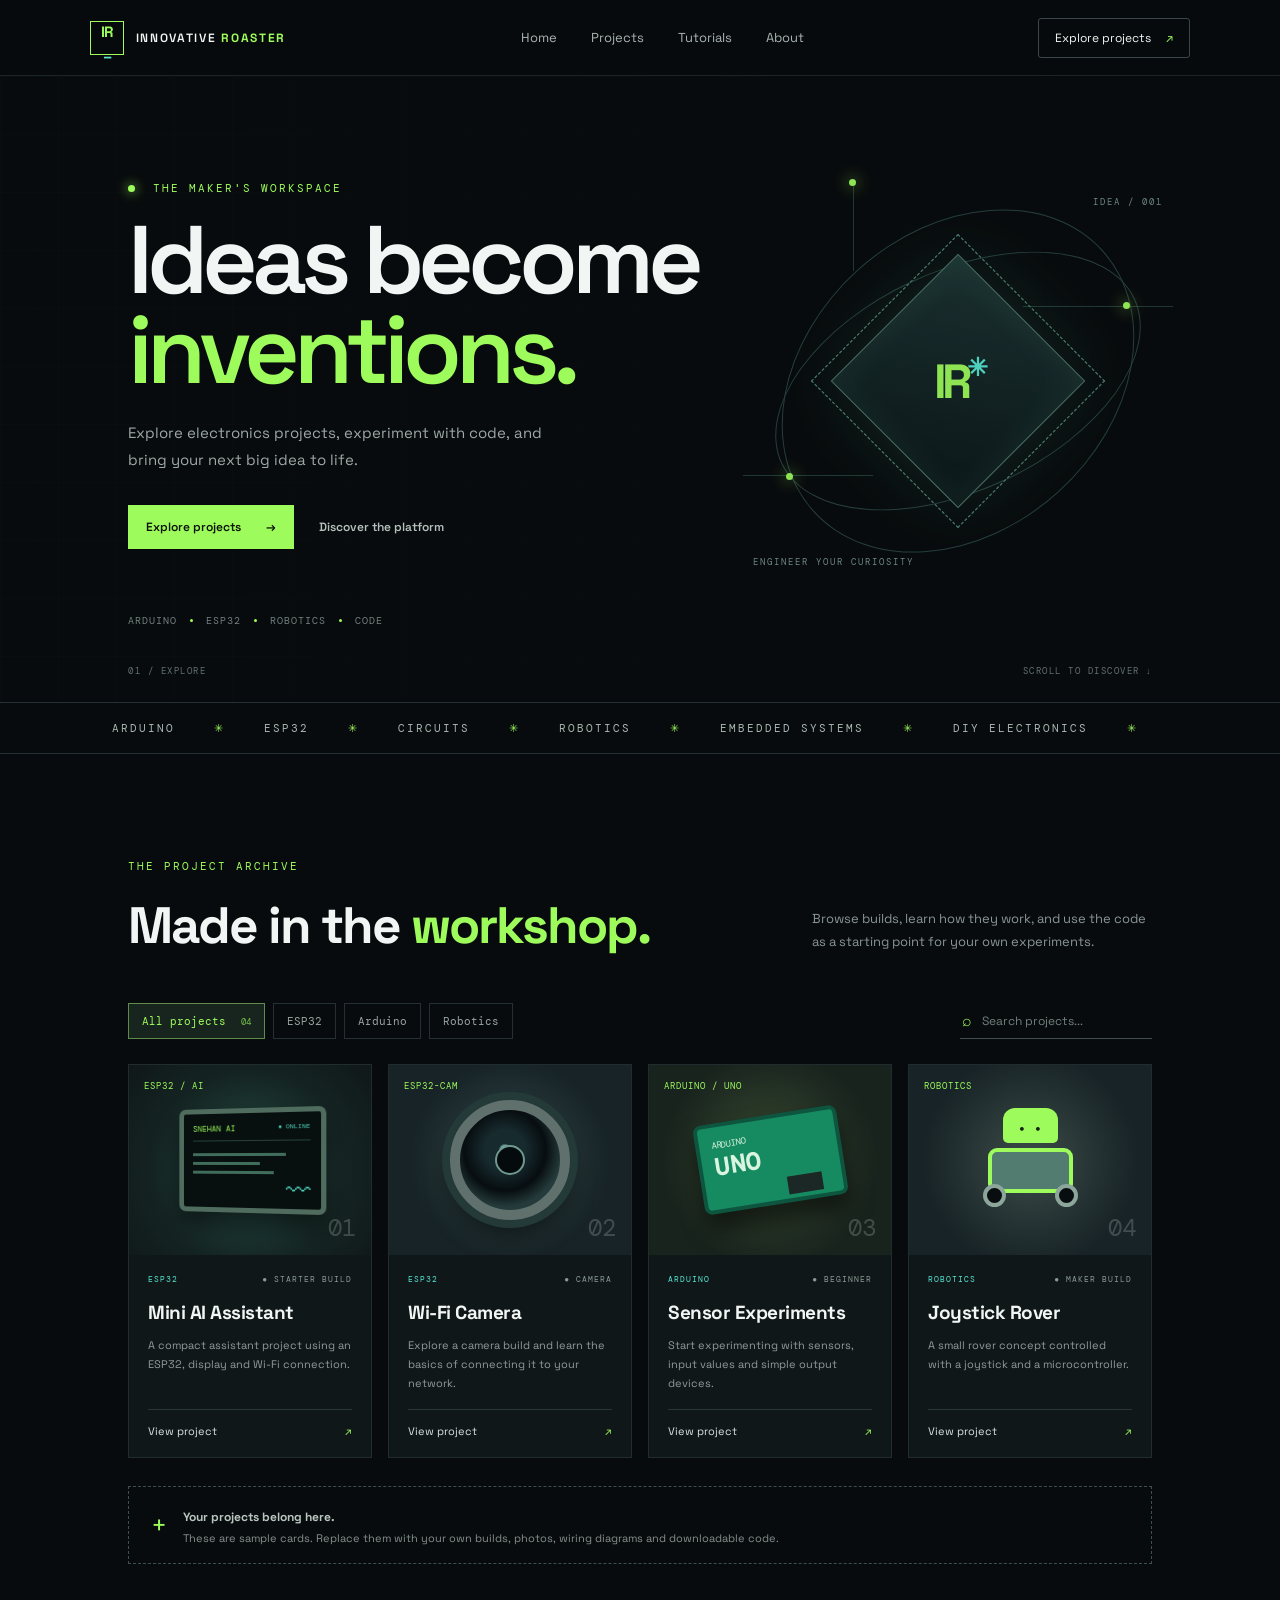
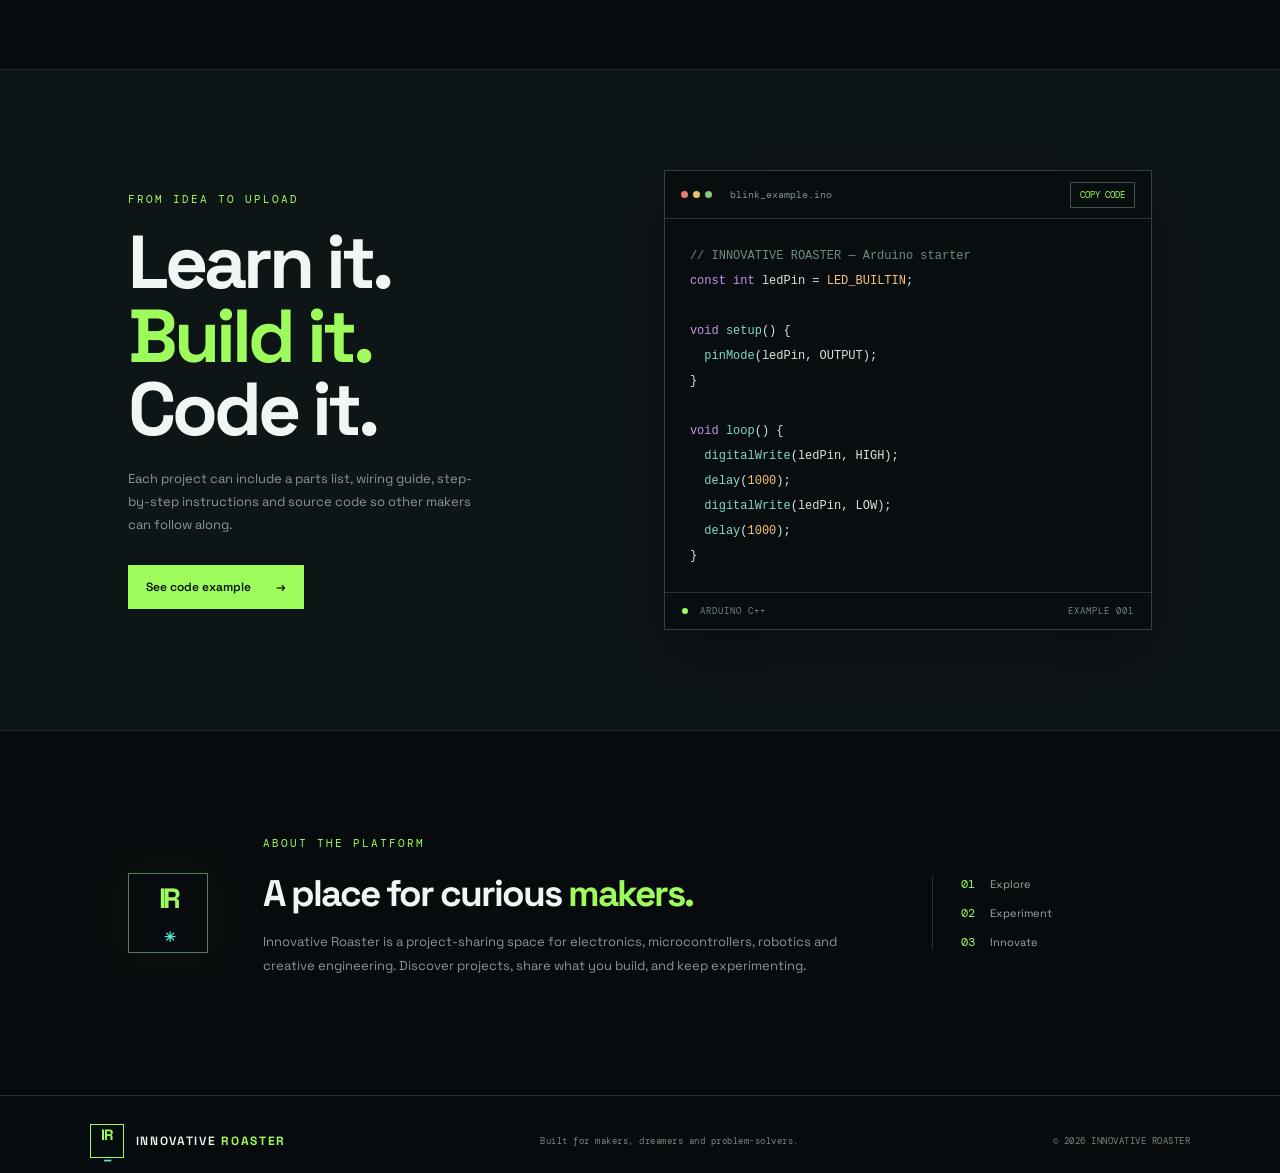
<file: index.html>
<!DOCTYPE html>
<html lang="en">
<head>
  <meta charset="UTF-8">
  <meta name="viewport" content="width=device-width, initial-scale=1.0">
  <meta name="description" content="Innovative Roaster — explore electronics, Arduino, ESP32, robotics and maker projects.">
  <title>Innovative Roaster | Build. Code. Innovate.</title>
  <link rel="stylesheet" href="style.css">
</head>
<body>
  <header class="site-header">
    <a class="brand" href="#home" aria-label="Innovative Roaster home">
      <span class="brand-mark">IR<span>_</span></span>
      <span>INNOVATIVE <b>ROASTER</b></span>
    </a>
    <button class="menu-toggle" id="menuToggle" aria-label="Toggle navigation" aria-expanded="false">☰</button>
    <nav id="mainNav">
      <a href="#home">Home</a>
      <a href="#projects">Projects</a>
      <a href="#tutorials">Tutorials</a>
      <a href="#about">About</a>
    </nav>
    <a class="header-cta" href="#projects">Explore projects <span>↗</span></a>
  </header>

  <main>
    <section class="hero" id="home">
      <div class="hero-grid"></div>
      <div class="hero-content">
        <div class="eyebrow"><span class="live-dot"></span> THE MAKER'S WORKSPACE</div>
        <h1>Ideas become<br><span>inventions.</span></h1>
        <p class="hero-copy">Explore electronics projects, experiment with code, and bring your next big idea to life.</p>
        <div class="hero-actions">
          <a class="button button-primary" href="#projects">Explore projects <span>→</span></a>
          <a class="button button-quiet" href="#about">Discover the platform</a>
        </div>
        <div class="hero-meta"><span>ARDUINO</span><i></i><span>ESP32</span><i></i><span>ROBOTICS</span><i></i><span>CODE</span></div>
      </div>
      <div class="hero-art" aria-label="Decorative circuit board illustration">
        <div class="orbit orbit-one"></div><div class="orbit orbit-two"></div>
        <div class="chip"><div class="chip-inner">IR<span>✳</span></div></div>
        <div class="circuit c1"></div><div class="circuit c2"></div><div class="circuit c3"></div>
        <span class="node n1"></span><span class="node n2"></span><span class="node n3"></span>
        <div class="art-label label-top">IDEA / 001</div>
        <div class="art-label label-bottom">ENGINEER YOUR CURIOSITY</div>
      </div>
      <div class="hero-bottom"><span>01 / EXPLORE</span><span>SCROLL TO DISCOVER ↓</span></div>
    </section>

    <section class="ticker" aria-label="Topics">
      <div>ARDUINO <span>✳</span> ESP32 <span>✳</span> CIRCUITS <span>✳</span> ROBOTICS <span>✳</span> EMBEDDED SYSTEMS <span>✳</span> DIY ELECTRONICS <span>✳</span></div>
    </section>

    <section class="section projects-section" id="projects">
      <div class="section-heading">
        <div><div class="eyebrow">THE PROJECT ARCHIVE</div><h2>Made in the <span>workshop.</span></h2></div>
        <p>Browse builds, learn how they work, and use the code as a starting point for your own experiments.</p>
      </div>
      <div class="toolbar">
        <div class="filters" id="filters">
          <button class="filter active" data-filter="all">All projects <span>04</span></button>
          <button class="filter" data-filter="esp32">ESP32</button>
          <button class="filter" data-filter="arduino">Arduino</button>
          <button class="filter" data-filter="robotics">Robotics</button>
        </div>
        <label class="search-box"><span>⌕</span><input id="projectSearch" type="search" placeholder="Search projects..." aria-label="Search projects"></label>
      </div>

      <div class="project-grid" id="projectGrid">
        <article class="project-card" data-category="esp32" data-search="esp32 ai assistant wifi display">
          <div class="project-visual visual-ai"><span class="visual-tag">ESP32 / AI</span><div class="device-screen"><div class="screen-top">SNEHAN AI <span>● ONLINE</span></div><div class="screen-lines"><i></i><i></i><i></i></div><div class="screen-wave">〰</div></div><span class="visual-index">01</span></div>
          <div class="card-body"><div class="card-meta"><span>ESP32</span><span>● STARTER BUILD</span></div><h3>Mini AI Assistant</h3><p>A compact assistant project using an ESP32, display and Wi-Fi connection.</p><a class="card-link" href="#starter-code">View project <span>↗</span></a></div>
        </article>
        <article class="project-card" data-category="esp32" data-search="esp32 cam camera web server">
          <div class="project-visual visual-cam"><span class="visual-tag">ESP32-CAM</span><div class="camera-lens"><div></div></div><span class="visual-index">02</span></div>
          <div class="card-body"><div class="card-meta"><span>ESP32</span><span>● CAMERA</span></div><h3>Wi-Fi Camera</h3><p>Explore a camera build and learn the basics of connecting it to your network.</p><a class="card-link" href="#starter-code">View project <span>↗</span></a></div>
        </article>
        <article class="project-card" data-category="arduino" data-search="arduino uno sensor electronics">
          <div class="project-visual visual-arduino"><span class="visual-tag">ARDUINO / UNO</span><div class="board"><span>ARDUINO</span><b>UNO</b><i></i></div><span class="visual-index">03</span></div>
          <div class="card-body"><div class="card-meta"><span>ARDUINO</span><span>● BEGINNER</span></div><h3>Sensor Experiments</h3><p>Start experimenting with sensors, input values and simple output devices.</p><a class="card-link" href="#starter-code">View project <span>↗</span></a></div>
        </article>
        <article class="project-card" data-category="robotics" data-search="robotics joystick motor control">
          <div class="project-visual visual-robot"><span class="visual-tag">ROBOTICS</span><div class="robot"><div class="robot-head">••</div><div class="robot-body"></div><div class="robot-wheel left"></div><div class="robot-wheel right"></div></div><span class="visual-index">04</span></div>
          <div class="card-body"><div class="card-meta"><span>ROBOTICS</span><span>● MAKER BUILD</span></div><h3>Joystick Rover</h3><p>A small rover concept controlled with a joystick and a microcontroller.</p><a class="card-link" href="#starter-code">View project <span>↗</span></a></div>
        </article>
      </div>
      <p class="empty-state" id="emptyState" hidden>No projects match your search. Try another keyword.</p>
      <div class="add-note"><span>+</span><div><b>Your projects belong here.</b><p>These are sample cards. Replace them with your own builds, photos, wiring diagrams and downloadable code.</p></div></div>
    </section>

    <section class="code-section" id="tutorials">
      <div class="code-copy"><div class="eyebrow">FROM IDEA TO UPLOAD</div><h2>Learn it.<br><span>Build it.</span><br>Code it.</h2><p>Each project can include a parts list, wiring guide, step-by-step instructions and source code so other makers can follow along.</p><a class="button button-primary" href="#starter-code">See code example <span>→</span></a></div>
      <div class="code-window" id="starter-code">
        <div class="window-bar"><div class="window-dots"><i></i><i></i><i></i></div><span>blink_example.ino</span><button id="copyCode">COPY CODE</button></div>
        <pre><code id="codeSnippet"><span class="comment">// INNOVATIVE ROASTER — Arduino starter</span>
<span class="keyword">const int</span> ledPin = <span class="number">LED_BUILTIN</span>;

<span class="keyword">void</span> <span class="function">setup</span>() {
  <span class="function">pinMode</span>(ledPin, OUTPUT);
}

<span class="keyword">void</span> <span class="function">loop</span>() {
  <span class="function">digitalWrite</span>(ledPin, HIGH);
  <span class="function">delay</span>(<span class="number">1000</span>);
  <span class="function">digitalWrite</span>(ledPin, LOW);
  <span class="function">delay</span>(<span class="number">1000</span>);
}</code></pre>
        <div class="code-footer"><span><i></i> ARDUINO C++</span><span>EXAMPLE 001</span></div>
      </div>
    </section>

    <section class="section about-section" id="about">
      <div class="about-icon">IR<span>✳</span></div>
      <div><div class="eyebrow">ABOUT THE PLATFORM</div><h2>A place for curious <span>makers.</span></h2><p>Innovative Roaster is a project-sharing space for electronics, microcontrollers, robotics and creative engineering. Discover projects, share what you build, and keep experimenting.</p></div>
      <div class="about-stats"><div><b>01</b><span>Explore</span></div><div><b>02</b><span>Experiment</span></div><div><b>03</b><span>Innovate</span></div></div>
    </section>
  </main>

  <footer><a class="brand" href="#home"><span class="brand-mark">IR<span>_</span></span><span>INNOVATIVE <b>ROASTER</b></span></a><p>Built for makers, dreamers and problem-solvers.</p><span class="copyright">© <span id="year"></span> INNOVATIVE ROASTER</span></footer>
  <div class="toast" id="toast" role="status" aria-live="polite"></div>
  <script src="script.js"></script>
</body>
</html>
</file>
<file: style.css>
@import url('https://fonts.googleapis.com/css2?family=DM+Mono:wght@400;500&family=Space+Grotesk:wght@400;500;600;700&display=swap');
:root{--bg:#080b0d;--panel:#101619;--panel2:#141d20;--text:#f1f5f3;--muted:#899694;--line:#243034;--accent:#9dfc5b;--cyan:#55e6d1}
*{box-sizing:border-box}html{scroll-behavior:smooth;scroll-padding-top:85px}body{margin:0;background:var(--bg);color:var(--text);font-family:'Space Grotesk',Arial,sans-serif}a{color:inherit;text-decoration:none}.site-header{height:76px;padding:0 7%;display:flex;align-items:center;justify-content:space-between;border-bottom:1px solid #1b2528;background:#080b0dee;position:sticky;top:0;z-index:20;backdrop-filter:blur(14px)}.brand{display:flex;align-items:center;gap:12px;font-size:12px;letter-spacing:1.7px;font-weight:600}.brand b{color:var(--accent)}.brand-mark{width:34px;height:34px;border:1px solid var(--accent);display:grid;place-items:center;color:var(--accent);font-weight:700;font-size:15px;letter-spacing:-1px}.brand-mark span{color:var(--cyan)}nav{display:flex;gap:34px;color:#a9b4b1;font-size:13px}nav a:hover,.card-link:hover{color:var(--accent)}.header-cta{font-size:12px;border:1px solid #39474a;padding:11px 16px;border-radius:3px}.header-cta span{color:var(--accent);padding-left:12px}.menu-toggle{display:none;background:none;border:0;color:white;font-size:24px}
.hero{min-height:620px;position:relative;overflow:hidden;padding:105px 10% 75px;display:flex;align-items:center}.hero-grid{position:absolute;inset:0;background-image:linear-gradient(#18232655 1px,transparent 1px),linear-gradient(90deg,#18232655 1px,transparent 1px);background-size:58px 58px;mask-image:linear-gradient(90deg,black,transparent 85%);opacity:.35}.hero-content{position:relative;z-index:2;max-width:600px}.eyebrow{font:11px 'DM Mono',monospace;letter-spacing:2px;color:var(--accent);margin-bottom:20px}.live-dot{display:inline-block;width:7px;height:7px;border-radius:50%;background:var(--accent);box-shadow:0 0 12px var(--accent);margin-right:9px}.hero h1{font-size:clamp(58px,7.5vw,100px);line-height:.94;letter-spacing:-6px;margin:0 0 24px;font-weight:600}.hero h1 span,.section-heading h2 span,.code-copy h2 span,.about-section h2 span{color:var(--accent)}.hero-copy{max-width:430px;color:#9da9a6;line-height:1.8;font-size:15px}.hero-actions{display:flex;align-items:center;gap:25px;margin-top:32px}.button{display:inline-flex;align-items:center;gap:25px;padding:14px 18px;font-size:12px;font-weight:600}.button-primary{background:var(--accent);color:#0b1208}.button-primary:hover{background:#c0ff91}.button-quiet{color:#b6c0bd;padding-left:0}.button-quiet:hover{color:var(--accent)}.hero-meta{display:flex;align-items:center;gap:13px;margin-top:65px;font:10px 'DM Mono',monospace;color:#71817d;letter-spacing:1px}.hero-meta i{height:3px;width:3px;background:var(--accent);border-radius:50%}.hero-art{position:absolute;width:440px;height:440px;right:8%;top:85px;display:grid;place-items:center;opacity:.9}.orbit{position:absolute;border:1px solid #2a4443;border-radius:50%;transform:rotate(-25deg)}.orbit-one{width:390px;height:220px}.orbit-two{width:300px;height:390px;transform:rotate(48deg)}.chip{width:180px;height:180px;background:linear-gradient(145deg,#1d3434,#0c1719);border:1px solid #527d70;box-shadow:0 0 80px #60e7bd22, inset 0 0 35px #7affbd12;display:grid;place-items:center;transform:rotate(45deg);position:relative}.chip:before,.chip:after{content:"";position:absolute;inset:-15px;border:1px dashed #48796b}.chip-inner{transform:rotate(-45deg);font-size:48px;font-weight:700;color:var(--accent);letter-spacing:-5px}.chip-inner span{font-size:25px;color:var(--cyan);vertical-align:top}.circuit{position:absolute;background:#4b897c66}.c1{height:1px;width:150px;right:5px;top:145px}.c2{height:1px;width:130px;left:5px;bottom:125px}.c3{height:90px;width:1px;left:115px;top:20px}.node{position:absolute;width:7px;height:7px;background:var(--accent);border-radius:50%;box-shadow:0 0 15px var(--accent)}.n1{right:48px;top:141px}.n2{left:48px;bottom:121px}.n3{left:111px;top:18px}.art-label{position:absolute;font:9px 'DM Mono';letter-spacing:2px;color:#78958b}.label-top{top:35px;right:15px}.label-bottom{bottom:33px;left:15px}.hero-bottom{position:absolute;bottom:25px;left:10%;right:10%;display:flex;justify-content:space-between;font:9px 'DM Mono';letter-spacing:1.5px;color:#62716e}
.ticker{overflow:hidden;border-top:1px solid var(--line);border-bottom:1px solid var(--line);padding:18px 0;color:#a9b8b1;font:11px 'DM Mono';letter-spacing:2px;white-space:nowrap}.ticker div{text-align:center}.ticker span{color:var(--accent);padding:0 30px}
.section{padding:105px 10%}.section-heading{display:flex;justify-content:space-between;align-items:end;gap:35px;margin-bottom:45px}.section-heading h2,.about-section h2{font-size:clamp(34px,4vw,52px);letter-spacing:-2px;margin:0}.section-heading>p{max-width:340px;color:var(--muted);font-size:13px;line-height:1.8;margin:0 0 5px}.toolbar{display:flex;justify-content:space-between;align-items:center;gap:20px;margin-bottom:25px}.filters{display:flex;gap:8px;flex-wrap:wrap}.filter{background:transparent;border:1px solid var(--line);color:#98a5a1;padding:10px 13px;font:11px 'DM Mono';cursor:pointer}.filter.active,.filter:hover{background:#18251e;border-color:#608c4b;color:var(--accent)}.filter span{font-size:9px;margin-left:8px;opacity:.7}.search-box{display:flex;align-items:center;gap:8px;border-bottom:1px solid #40504d;padding:7px 2px;color:var(--accent)}.search-box input{background:transparent;border:0;outline:0;color:white;font:12px 'Space Grotesk';width:170px}.search-box input::placeholder{color:#71807c}.project-grid{display:grid;grid-template-columns:repeat(4,1fr);gap:16px}.project-card{background:#101719;border:1px solid #202c2e;transition:transform .25s,border-color .25s;min-width:0}.project-card:hover{transform:translateY(-5px);border-color:#527d65}.project-visual{height:190px;position:relative;overflow:hidden;display:grid;place-items:center;background:#132323}.visual-tag{position:absolute;top:15px;left:15px;font:9px 'DM Mono';letter-spacing:1px;color:var(--accent);z-index:2}.visual-index{position:absolute;bottom:12px;right:15px;font:24px 'DM Mono';color:#ffffff30}.visual-ai{background:radial-gradient(circle at 50% 55%,#28534c,#142422 60%,#101719)}.device-screen{width:150px;height:105px;background:#07100f;border:5px solid #506c5e;border-radius:7px;box-shadow:0 12px 25px #0008;padding:10px;color:var(--accent);font:8px 'DM Mono';transform:perspective(400px) rotateY(-12deg)}.screen-top{display:flex;justify-content:space-between;border-bottom:1px solid #274238;padding-bottom:7px}.screen-top span{font-size:6px;color:var(--cyan)}.screen-lines{padding-top:12px;display:grid;gap:6px}.screen-lines i{height:3px;background:#416d5c;width:80%}.screen-lines i:nth-child(2){width:58%}.screen-lines i:nth-child(3){width:70%}.screen-wave{text-align:right;color:var(--cyan);font-size:24px}.visual-cam{background:radial-gradient(circle,#354b4c,#172326 65%)}.camera-lens{width:120px;height:120px;border-radius:50%;border:10px solid #60716d;background:radial-gradient(circle at 45% 40%,#84b9b0 0 5%,#172a2e 8% 25%,#070d10 50%,#253b3b 70%);box-shadow:0 0 0 8px #243a38,0 15px 25px #0008;display:grid;place-items:center}.camera-lens div{width:30px;height:30px;border-radius:50%;background:#050a0d;border:2px solid #6f9990}.visual-arduino{background:radial-gradient(circle,#3a4b32,#18231d 70%)}.board{width:145px;height:90px;background:#168b61;border:4px solid #0d553f;border-radius:8px;transform:rotate(-9deg);box-shadow:0 15px 22px #0008;color:#d9f4df;padding:12px;font:9px 'DM Mono'}.board b{display:block;font-size:24px;letter-spacing:2px}.board i{display:block;width:35px;height:18px;background:#1c2825;margin:5px 0 0 70px}.visual-robot{background:radial-gradient(circle,#3c4b48,#172326 70%)}.robot{position:relative;width:125px;height:105px}.robot-head{position:absolute;top:0;left:35px;width:55px;height:35px;background:#9dfc5b;border-radius:12px 12px 5px 5px;color:#132017;text-align:center;padding-top:9px;letter-spacing:10px;padding-left:9px}.robot-body{position:absolute;top:40px;left:20px;width:85px;height:45px;background:#527c70;border:4px solid #9dfc5b;border-radius:9px}.robot-wheel{position:absolute;top:76px;width:23px;height:23px;border-radius:50%;background:#080d0f;border:4px solid #8ca69c}.robot-wheel.left{left:15px}.robot-wheel.right{right:15px}.card-body{padding:19px}.card-meta{display:flex;justify-content:space-between;font:8px 'DM Mono';letter-spacing:1px;color:#8a9b94}.card-meta span:first-child{color:var(--cyan)}.card-body h3{font-size:19px;margin:16px 0 8px;letter-spacing:-.5px}.card-body p{font-size:11px;line-height:1.7;color:#8f9c98;min-height:57px}.card-link{display:flex;justify-content:space-between;border-top:1px solid #293638;padding-top:14px;margin-top:16px;font-size:11px;color:#dce5e1}.card-link span{color:var(--accent)}.empty-state{color:var(--muted);padding:25px 0}.add-note{margin-top:28px;border:1px dashed #3b5149;padding:18px 22px;display:flex;align-items:center;gap:16px;color:#b9c6c0}.add-note>span{font-size:26px;color:var(--accent)}.add-note b{font-size:12px}.add-note p{margin:5px 0 0;color:#84918d;font-size:11px}
.code-section{background:#0e1517;border-top:1px solid #1d292b;border-bottom:1px solid #1d292b;padding:100px 10%;display:grid;grid-template-columns:1fr 1.1fr;gap:9%;align-items:center}.code-copy h2{font-size:clamp(48px,6vw,75px);line-height:.98;letter-spacing:-4px;margin:0 0 20px}.code-copy p{max-width:360px;color:var(--muted);font-size:13px;line-height:1.8;margin-bottom:28px}.code-window{background:#080e10;border:1px solid #30403e;box-shadow:0 25px 65px #0005;min-width:0}.window-bar{height:48px;border-bottom:1px solid #263432;display:flex;align-items:center;gap:18px;padding:0 16px;color:#81918b;font:10px 'DM Mono'}.window-dots{display:flex;gap:5px}.window-dots i{width:7px;height:7px;border-radius:50%;background:#52625b}.window-dots i:first-child{background:#e77c70}.window-dots i:nth-child(2){background:#e4c46a}.window-dots i:nth-child(3){background:#86c77c}.window-bar button{margin-left:auto;background:transparent;border:1px solid #40524a;color:var(--accent);padding:6px 9px;font:9px 'DM Mono';cursor:pointer}.code-window pre{padding:24px 25px;margin:0;overflow:auto;color:#d7e4dc;font:12px/2 'DM Mono';min-height:245px}.comment{color:#6f8b7e}.keyword{color:#c792ea}.number{color:#f6c177}.function{color:#82d8c2}.code-footer{border-top:1px solid #263432;padding:12px 17px;display:flex;justify-content:space-between;color:#72837c;font:9px 'DM Mono';letter-spacing:1px}.code-footer i{display:inline-block;width:6px;height:6px;border-radius:50%;background:var(--accent);margin-right:6px}
.about-section{display:grid;grid-template-columns:100px 1fr 220px;gap:35px;align-items:center}.about-icon{height:80px;width:80px;border:1px solid #557d63;display:grid;place-items:center;color:var(--accent);font-size:28px;font-weight:700;letter-spacing:-3px;box-shadow:0 0 35px #9dfc5b10}.about-icon span{color:var(--cyan);font-size:14px;vertical-align:top}.about-section h2{font-size:37px}.about-section p{max-width:590px;color:var(--muted);font-size:13px;line-height:1.8}.about-stats{display:grid;gap:13px;border-left:1px solid var(--line);padding-left:28px}.about-stats div{display:flex;align-items:center;gap:15px}.about-stats b{color:var(--accent);font:12px 'DM Mono'}.about-stats span{font-size:11px;color:#9aa7a2}
footer{border-top:1px solid var(--line);padding:28px 7%;display:flex;align-items:center;justify-content:space-between;gap:20px}footer p,footer .copyright{font:9px 'DM Mono';color:#778680;letter-spacing:.5px}.toast{position:fixed;bottom:25px;left:50%;transform:translate(-50%,20px);background:var(--accent);color:#0a1209;padding:11px 17px;font-size:12px;opacity:0;pointer-events:none;transition:.25s;z-index:50}.toast.show{opacity:1;transform:translate(-50%,0)}
@media(max-width:1000px){.hero-art{right:-100px;opacity:.35}.project-grid{grid-template-columns:repeat(2,1fr)}.about-section{grid-template-columns:80px 1fr}.about-stats{grid-column:2;grid-template-columns:repeat(3,1fr);border-left:0;padding:0}.code-section{gap:5%}}
@media(max-width:700px){.site-header{padding:0 5%;height:66px}.menu-toggle{display:block;margin-left:auto;margin-right:15px}nav{display:none;position:absolute;top:66px;left:0;right:0;background:#0b1113;padding:20px 6%;flex-direction:column;gap:20px;border-bottom:1px solid var(--line)}nav.open{display:flex}.header-cta{font-size:10px;padding:9px}.brand{font-size:10px;gap:8px}.hero{padding:90px 7% 85px;min-height:600px}.hero h1{font-size:65px;letter-spacing:-4px}.hero-art{right:-190px;top:150px;transform:scale(.8);opacity:.22}.hero-meta{gap:8px;font-size:8px}.hero-bottom{left:7%;right:7%}.section{padding:75px 7%}.section-heading{display:block}.section-heading>p{margin-top:18px}.toolbar{align-items:flex-start;flex-direction:column}.project-grid{grid-template-columns:1fr}.project-visual{height:210px}.card-body p{min-height:0}.code-section{padding:75px 7%;grid-template-columns:1fr;gap:45px}.code-copy h2{font-size:58px}.about-section{padding:75px 7%;grid-template-columns:1fr;gap:20px}.about-icon{height:65px;width:65px}.about-stats{grid-column:auto}.about-section h2{font-size:33px}footer{padding:25px 7%;flex-wrap:wrap}footer p{order:3;width:100%;margin:0}.search-box{width:100%}.search-box input{width:100%}}
@media(max-width:390px){.hero h1{font-size:55px}.hero-actions{gap:10px;flex-wrap:wrap}.hero-meta{font-size:7px}.filter{padding:9px}.about-stats{gap:8px}.about-stats div{gap:7px}}
</file>
